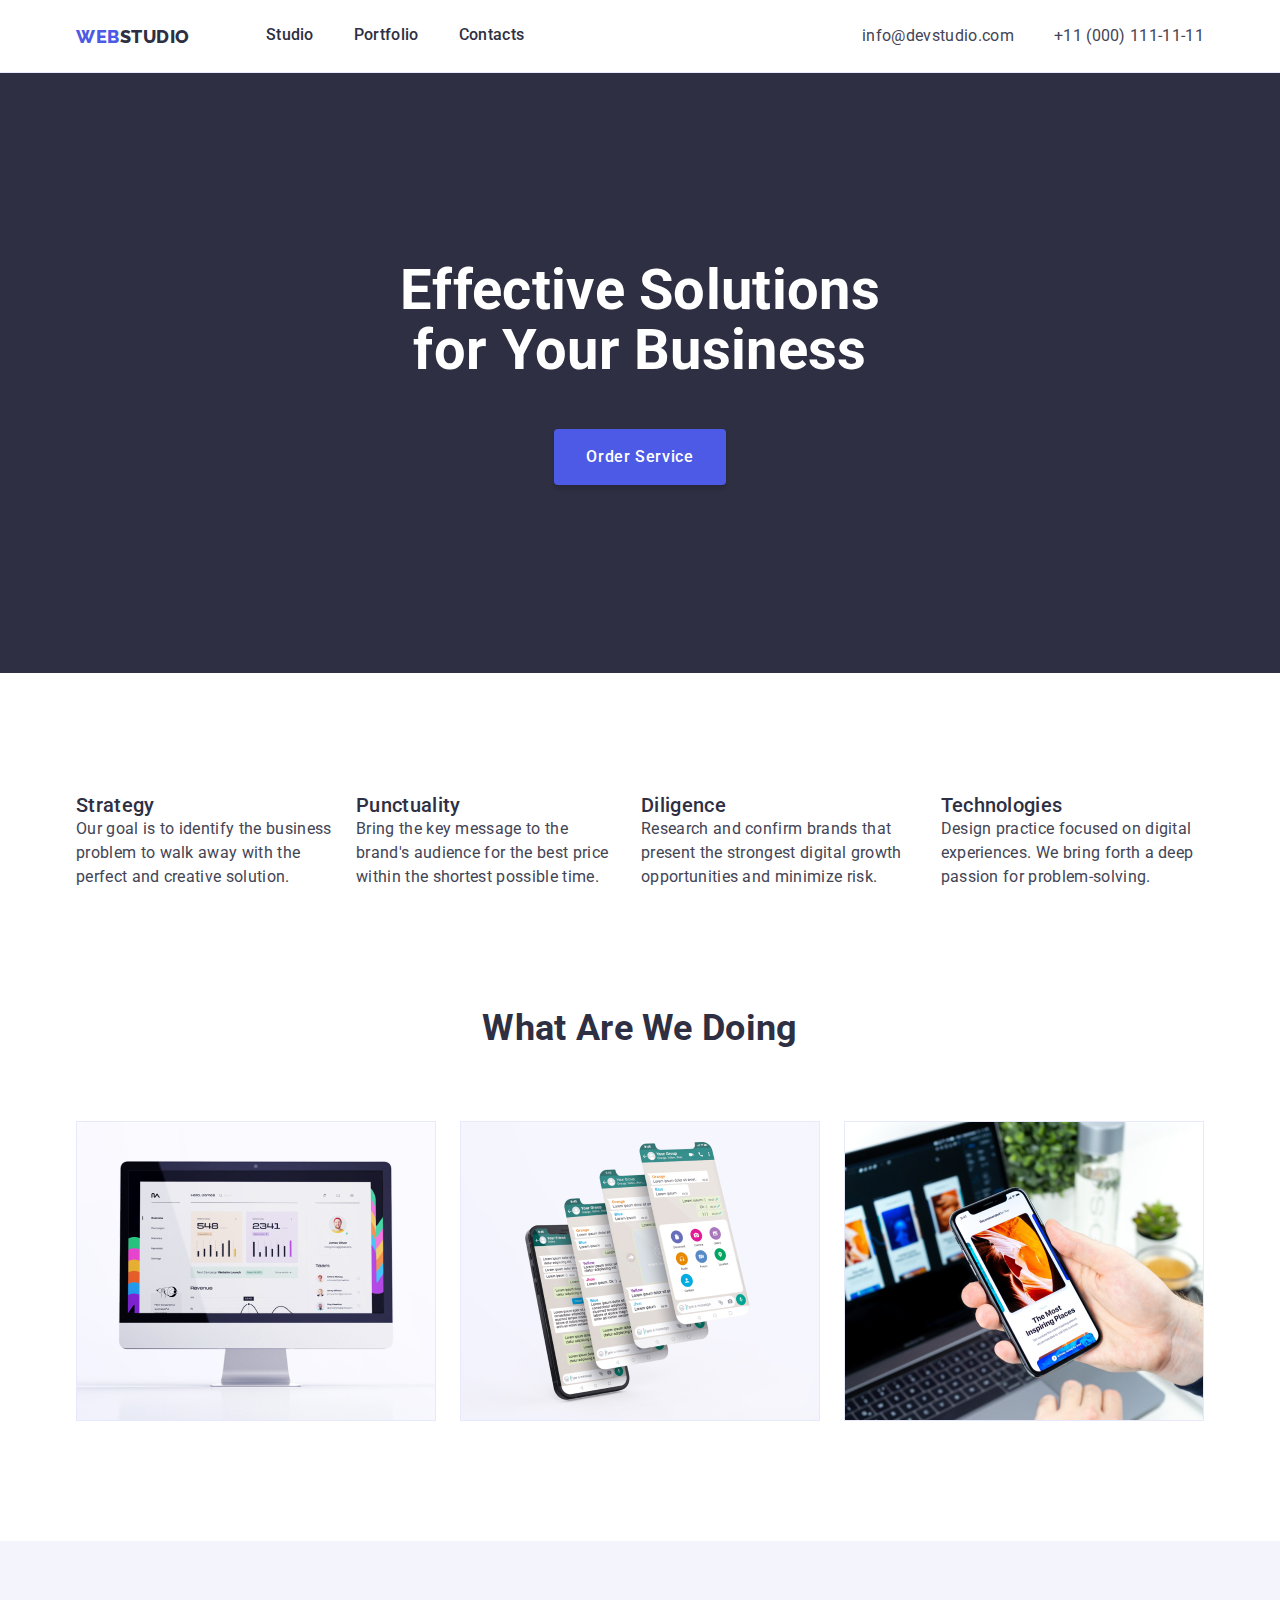
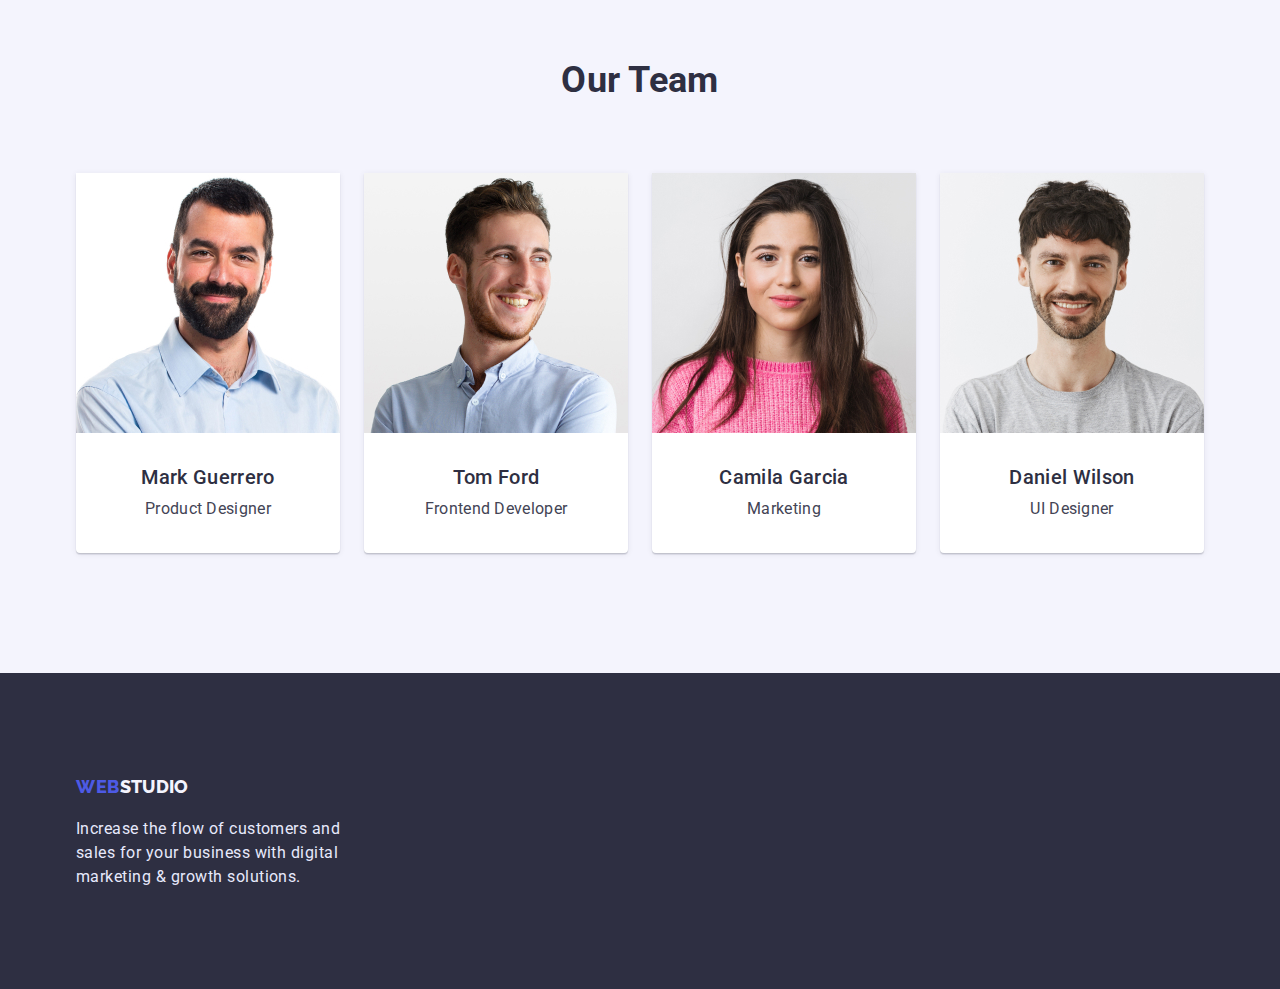
<file: index.html>
<!DOCTYPE html>
<html lang="en">
  <head>
    <title>WebStudio</title>
    <meta charset="UTF-8" />
    <meta http-equiv="X-UA-Compatible" content="IE=edge" />
    <meta name="viewport" content="width=device-width, initial-scale=1.0" />
    <link rel="preconnect" href="https://fonts.googleapis.com">
    <link rel="preconnect" href="https://fonts.gstatic.com" crossorigin>
    <link href="https://fonts.googleapis.com/css2?family=Montserrat:wght@200;300;400;500;600&family=Roboto:wght@100;300;400;500;700&display=swap" rel="stylesheet">
    <link rel="preconnect" href="https://fonts.googleapis.com">
    <link rel="preconnect" href="https://fonts.gstatic.com" crossorigin>
    <link href="https://fonts.googleapis.com/css2?family=Montserrat:wght@200;300;400;500;600&family=Raleway:wght@200;300;400;500;600;700;800&family=Roboto:wght@100;300;400;500;700&display=swap" rel="stylesheet">
    <link href="https://cdn.jsdelivr.net/npm/modern-normalize@1.1.0/modern-normalize.min.css" rel="stylesheet">
    <!-- <link rel="stylesheet" href="./css/reset.css"> -->
    <link rel="stylesheet" href="./css/styles.css">
  </head>
  <body>
    <header class="header">
        <div class="container">
          <nav>
            <a href="./index.html" class="logo"><span class="web">web</span><span class="studio">studio</span></a>

            <ul class="site_nav">
              <li><a href="./index.html">Studio</a></li>
              <li><a href="./portfolio.html" class="portfolio">Portfolio</a></li>
              <li><a href="">Contacts</a></li>
            </ul>
          </nav>
          <address class="address">
            <ul class="contact_info">
              <li class="email"><a href="mailto:info@devstudio.com">info@devstudio.com</a></li>
              <li class="phone_number"><a href="tel:+110001111111">+11 (000) 111-11-11</a></li>
            </ul>
          </address>
        </div>
    </header>
    
    <main>
      <!-- Section Hero -->
      <section class="hero section">
        <div class="container">
          <h1 class="hero_h1">Effective Solutions<br> for Your Business</h1>
          <button type="button" class="order_button"><span class="order_text">Order Service</span></button>
        </div>
        </section>
      <!-------------->

      <!-- Section1 -->
      <section class="section features-sect">
        <div class="container">
          <ul class="features_ul">
            <li class="feature">
              <h3>Strategy</h3>
              <p>
                Our goal is to identify the business problem to walk away with the
                perfect and creative solution.
              </p>
            </li>
            <li class="feature">
              <h3>Punctuality</h3>
              <p>
                Bring the key message to the brand's audience for the best price
                within the shortest possible time.
              </p>
            </li>
            <li class="feature">
              <h3>Diligence</h3>
              <p>
                Research and confirm brands that present the strongest digital
                growth opportunities and minimize risk.
              </p>
            </li>
            <li class="feature">
              <h3>Technologies</h3>
              <p>
                Design practice focused on digital experiences. We bring forth a
                deep passion for problem-solving.
              </p>
            </li>
          </ul>
        </div>
      </section>
      <!-------------->

      <!-- Section2 -->
      <section class="examples_section section">
        <div class="container">
          <h2>What are we doing</h2>
          <ul class="examples">
            <li><img src="./images/img_1.jpg" alt="img_1" width="360"></li>
            <li><img src="./images/img_2.jpg" alt="img_2" width="360"></li>
            <li><img src="./images/img_3.jpg" alt="img_3" width="360"></li>
          </ul>
        </div>
      </section>
      <!-------------->

      <!-- Section3 -->
      <section class="team_section section">
        <div class="container">
          <h2>Our Team</h2>
          <ul class="team_section_ul">
            <li class="team_card">
              <img src="./images/team_card_1.jpg" alt="Mark_Guerrero" width="264">
              
              <div class="team_txt">
                <h3>Mark Guerrero</h3>
                <p>Product Designer</p>
              </div>
            </li>
            <li class="team_card">
              <img src="./images/team_card_2.jpg" alt="Tom_Ford" width="264">
              <div class="team_txt">
                <h3>Tom Ford</h3>
                <p>Frontend Developer</p>
            </div>
            </li>
            <li class="team_card">
              <img src="./images/team_card_3.jpg" alt="Camila_Garcia" width="264">
              <div class="team_txt">
                <h3>Camila Garcia</h3>
                <p>Marketing</p>
            </div>
            </li>
            <li class="team_card">
              <img src="./images/team_card_4.jpg" alt="Daniel_Wilson" width="264">
              <div class="team_txt">
                <h3>Daniel Wilson</h3>
                <p>UI Designer</p>
            </div>
            </li>
          </ul>
        </div>
      </section>
      <!-------------->
    </main>

    <footer class="footer">
      <!-- Footer -->
      <div class="container">
        <a class="logo" href="./index.html"><span class="web">web</span><span class="studio_white">studio</span></a>
        <p class="footer_txt">
          Increase the flow of customers and<br> sales for your business with digital<br>
          marketing & growth solutions.
        </p>
      </div>
    </footer>

  </body>
</html>
</file>
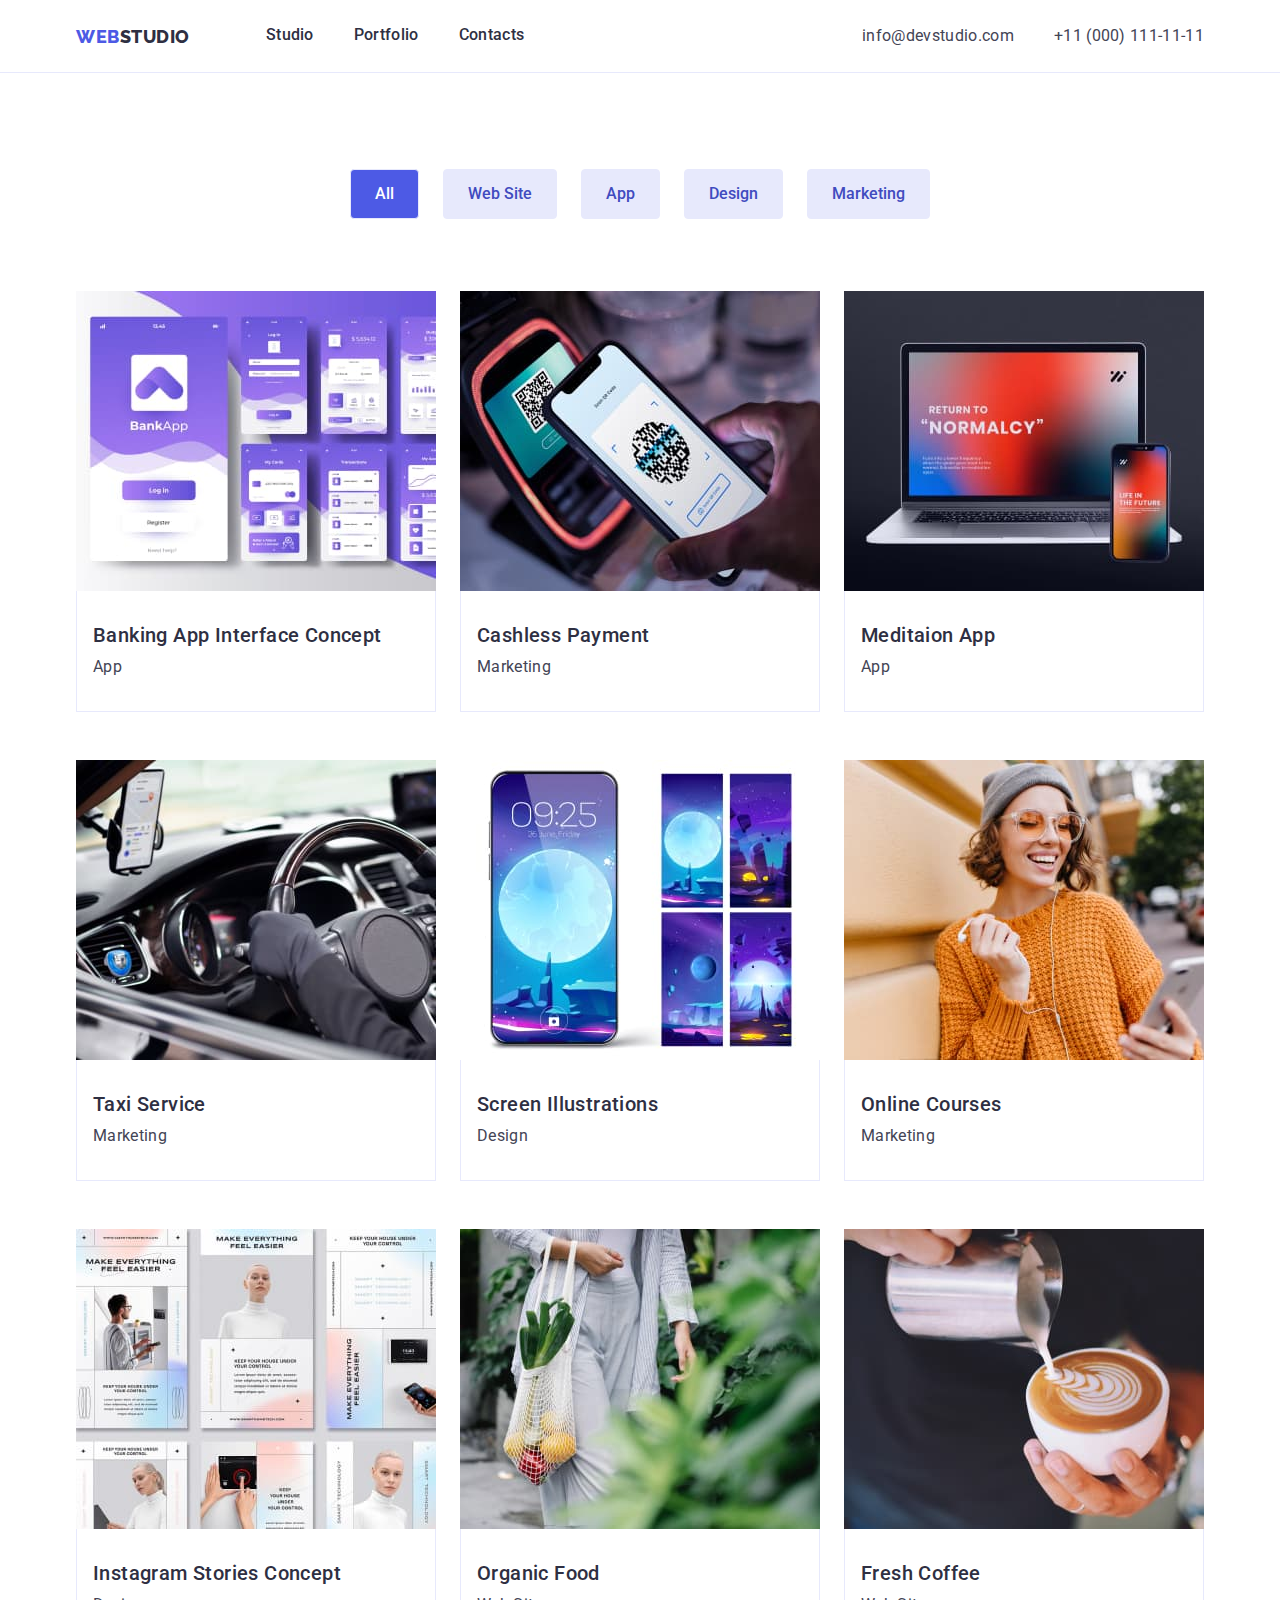
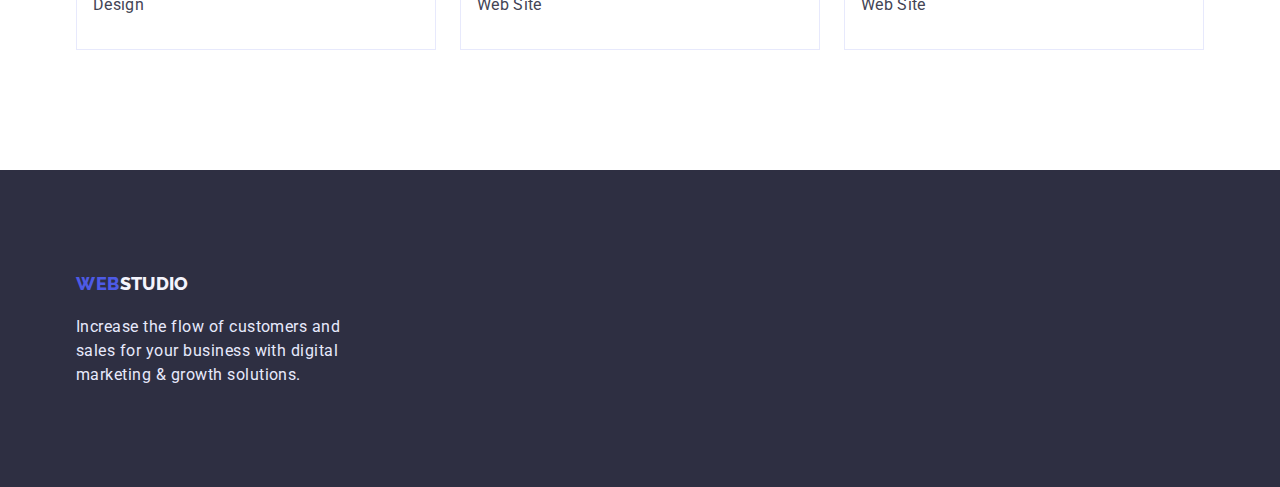
<file: portfolio.html>
<!DOCTYPE html>
<html lang="en">

<head>
    <title>WebStudio</title>
    <meta charset="UTF-8">
    <meta http-equiv="X-UA-Compatible" content="IE=edge">
    <meta name="viewport" content="width=device-width, initial-scale=1.0">
    <link rel="preconnect" href="https://fonts.googleapis.com">
    <link rel="preconnect" href="https://fonts.gstatic.com" crossorigin>
    <link href="https://fonts.googleapis.com/css2?family=Raleway:wght@800&family=Roboto:wght@400;500;700;900&display=swap" rel="stylesheet">
    <link href="https://cdn.jsdelivr.net/npm/modern-normalize@1.1.0/modern-normalize.min.css" rel="stylesheet">
    <link rel="stylesheet" href="./css/styles.css" type="text/css">
    <!-- <link rel="stylesheet" href="./css/reset.css"> -->
</head>

<body>
    <header class="header">
        <div class="container">
            <nav>
                <a href="./index.html" class="logo"><span class="web">web</span><span class="studio">studio</span></a>
    
                <ul class="site_nav">
                    <li><a href="">Studio</a></li>
                    <li><a href="" class="portfolio">Portfolio</a></li>
                    <li><a href="">Contacts</a></li>
                </ul>
            </nav>
            <address class="address">
                <ul class="contact_info">
                    <li class="email"><a href="mailto:info@devstudio.com">info@devstudio.com</a></li>
                    <li class="phone_number"><a href="tel:+110001111111">+11 (000) 111-11-11</a></li>
                </ul>
            </address>
        </div>
    </header>
    <main>
        <section class="section filter">
            <div class="container">
                <h1 hidden>Portfolio</h1>
                <ul class="filter_ul">
                    <li class="filter_button"><button type="button" class="filter_but">All</button></li>
                    <li class="filter_button"><button type="button" class="filter_but">Web Site</button></li>
                    <li class="filter_button"><button type="button" class="filter_but">App</button></li>
                    <li class="filter_button"><button type="button" class="filter_but">Design</button></li>
                    <li class="filter_button"><button type="button" class="filter_but">Marketing</button></li>
                </ul>
                <ul class="portfolio_ul">
                    <li class="portfolio_item">
                        <img src="./images/Banking-App.jpg" alt="Banking-App" width="360">
                        <div class="portfolio_card_txt">
                            <h2>Banking App Interface Concept</h2>
                            <p>App</p>
                        </div>
                    </li>
                    <li class="portfolio_item">
                        <img src="./images/Cashless-Payment.jpg" alt="Cashless-Payment" width="360">
                        <div class="portfolio_card_txt">
                            <h2>Cashless Payment</h2>
                            <p>Marketing</p>
                        </div>
                    </li>
                    <li class="portfolio_item">
                        <img src="./images/Meditation-App.jpg" alt="Meditation-App" width="360">
                        <div class="portfolio_card_txt">
                            <h2>Meditaion App</h2>
                            <p>App</p>
                        </div>
                    </li>
                    <li class="portfolio_item">
                        <img src="./images/Taxi-Service.jpg" alt="Taxi-Service" width="360">
                        <div class="portfolio_card_txt">
                            <h2>Taxi Service</h2>
                            <p>Marketing</p>
                        </div>
                    </li>
                    <li class="portfolio_item">
                        <img src="./images/Screen-Illustrations.jpg" alt="Screen-Illustrations" width="360">
                        <div class="portfolio_card_txt">
                            <h2>Screen Illustrations</h2>
                            <p>Design</p>
                        </div>
                    </li>
                    <li class="portfolio_item">
                        <img src="./images/Online-Courses.jpg" alt="Online-Courses" width="360">
                        <div class="portfolio_card_txt">
                            <h2>Online Courses</h2>
                            <p>Marketing</p>
                        </div>
                    </li>
                    <li class="portfolio_item">
                        <img src="./images/InstaStories.jpg" alt="InstaStories" width="360">
                        <div class="portfolio_card_txt">
                            <h2>Instagram Stories Concept</h2>
                            <p>Design</p>
                        </div>
                    </li>
                    <li class="portfolio_item">
                        <img src="./images/Organic-Food.jpg" alt="Organic-Food" width="360">
                        <div class="portfolio_card_txt">
                            <h2>Organic Food</h2>
                            <p>Web Site</p>
                        </div>
                    </li>
                    <li class="portfolio_item">
                        <img src="./images/Coffee.jpg" alt="Fresh-Coffee" width="360">
                        <div class="portfolio_card_txt">
                            <h2>Fresh Coffee</h2>
                            <p>Web Site</p>
                        </div>
                    </li>
                </ul>
            </div>
        </section>
    </main>
    <footer class="footer">
        <!-- Footer -->
        <div class="container">
            <a class="logo" href="./index.html"><span class="web">web</span><span class="studio_white">studio</span></a>
            <p class="footer_txt">
                Increase the flow of customers and<br> sales for your business with digital<br>
                marketing & growth solutions.
            </p>
        </div>
    </footer>
</body>

</html>
</file>
<file: css/styles.css>
*,
*::after,
*::before {
    box-sizing: border-box;
}

h1,
h2,
h3,
h4,
h5,
h6,
p,
ul {
    margin: 0;
    padding: 0;
}

img{
    display: block;
    height: auto;
    max-width: 100%;
}

:root {
    --main_color: #4d5ae5;
    --pressed_color: #404bbf;
    --dark_color: #2e2f42;
    --success_color: #31d0aa;
    --body_color: #434455;
    --secondary_color: #8e8f99;
    --accent_color: #e7e9fc;
    --light_color: #f4f4fd;
    --overlay_color: #2e2f4266;
    --hero_color: #2e2f42b2;
    --white_color: #ffffff;
    --modal_color: #fcfcfc;
}

body {
    color: var(--body_color);
    font-family: "Roboto", "Arial", sans-serif;
    line-height: 1.5;
    letter-spacing: 0.02em;
    font-size: 16px;
}

.container {
    width: 1158px;
    margin-left: auto;
    margin-right: auto;
    padding-left: 15px;
    padding-right: 15px;
}
/* ------------------------------ */
/* HW_3 */


/* ------------------------------ */

/* ------------------------------ */



.section {
    padding-bottom: 120px;
    padding-top: 120px;
}


.logo {
    display: flex;
    margin-right: 76px;
}

.site_nav {
    display: flex;
}

.header .container nav {
    display: flex;
}

.header .container nav li {
    display: block;
    margin-right: 40px;
}

.header .container nav li:last-child {
    margin: 0;
    padding: 0;
}

.address ul {
    display: flex;
    padding-top: 24px;
    padding-bottom: 24px;
    margin: auto;
    list-style: none;
}

.contact_info li+li {
    margin-left: 40px;
}

.header .container {
    display: flex;
    align-items: center;
    justify-content: space-between;
}

.footer .logo {
    text-decoration: none;
    text-transform: uppercase;
}

.hero .section {
    padding-top: 188px;
    padding-bottom: 188px;
}

.features_ul {
    list-style: none;
    display: flex;
    gap: 24px;
}

.team-section h2 {
    text-align: center;
    text-transform: capitalize;
    font-family: 'Roboto', sans-serif;
    font-style: normal;
    font-weight: 700;
    font-size: 36px;
    line-height: 40px;
    margin-bottom: 72px;
}

.team_card h3 {
    margin-bottom: 8px;
}

.section.footer {
    padding-top: 101.5px;
    padding-bottom: 100px;
}

.footer_txt {
    margin-top: 17.5px;
    letter-spacing: 0.03em;
}


.filter_button button {
    background-color: var(--accent_color);
    border: 1px solid var(--accent_color);
    border-radius: 4px;
    color: var(--pressed_color);
    font-family: inherit;
    font-weight: 500;
    font-size: 16px;
    line-height: 1.5;
    transition: 0.5s;
    padding-top: 12px;
    padding-bottom: 12px;
    padding-left: 24px;
    padding-right: 24px;
}

.filter_button button:hover {
    cursor: pointer;
    box-shadow: 0px 3px 1px rgba(0, 0, 0, 0.1), 0px 2px 1px rgba(0, 0, 0, 0.08), 0px 2px 2px rgba(0, 0, 0, 0.12);
    transition: 0.5s;
}

.filter_button:first-child button {
    color: var(--white_color);
    background-color: var(--main_color);
}


.filter_ul {
    display: flex;
    justify-content: center;
    align-items: center;
    list-style: none;
    gap: 24px;
    margin-bottom: 72px;
}

.filter {
    padding-top: 96px;
}

.portfolio_ul {
    margin-right: -24px;
    margin-bottom: -48px;
    list-style: none;
    display: flex;
    flex-direction: row;
    flex-wrap: wrap;
    align-items: center;
    justify-content: center;
}

.portfolio_item {
    margin-bottom: 48px;
    margin-right: 24px;
}

.portfolio_card_txt {
    padding-left: 16px;
    padding-bottom: 32px;
    padding-top: 32px;
    border-left: 1px solid var(--accent_color);
    border-right: 1px solid var(--accent_color);
    border-bottom: 1px solid var(--accent_color);
}
.portfolio_card_txt h2{
    margin-bottom: 8px;
}
/* ------------------------------ */
.header {
    display: flex;
    justify-content: space-between;
    border-bottom: 1px solid var(--accent_color);
    top: 0;
}
.header nav{
    display: flex;

}
.logo {
    text-decoration: none;
    text-transform: uppercase;
}
.web,
.studio {
    font-family: "Raleway", sans-serif;
    font-style: normal;
    font-weight: 800;
    font-size: 18px;
    letter-spacing: 0.03em;
}
.site_nav a:active,
.site_nav a:hover,
.contact_info a:hover,
.contact_info a:active {
    color: var(--pressed_color);
    transition: 0.25s;
}

.contact_info:focus-within,
.site_nav:focus-within {
    color: var(--pressed_color);
    transition: 0.25s;
}

.web {
    color: var(--main_color);
    font-family: "Raleway", sans-serif;
}

.studio {
    color: var(--dark_color);
    font-family: "Raleway", sans-serif;
    font-style: normal;
    font-weight: 800;
    font-size: 18px;
}

.studio_white {
    color: var(--light_color);
    font-family: "Raleway", sans-serif;
    font-style: normal;
    font-weight: 800;
    font-size: 18px;
}

.site_nav {
    font-family: inherit;
    font-weight: 500;
}

.site_nav>li {
    font-weight: 500;
    font-size: 16px;
}
.email>a,
.phone_number>a {
    font-style: normal;
    font-size: 16px;
    color: var(--body_color);
}

.hero{
    background-color: var(--dark_color);
    padding-top: 188px;
    padding-bottom: 188px;
}

.hero_h1 {
    font-weight: 700;
    font-size: 56px;
    line-height: 1.07;
    text-align: center;
    color: var(--white_color);
    margin-bottom: 48px;
}

.order_button {
    margin-left: auto;
    margin-right: auto;
    background-color: var(--main_color);
    border-radius: 4px;
    box-shadow: 0px 4px 4px rgba(0, 0, 0, 0.15);
    border: none;
    padding: 16px 32px;
    cursor: pointer;
    display: block;
}

.order_button:hover {
    background-color: var(--pressed_color);
    transition: 2s;
}

.order_text {
    font-family: "Roboto", sans-serif;
    font-weight: 500;
    font-size: 16px;
    line-height: 1.5;
    letter-spacing: 0.04em;
    color: var(--white_color);
}

.site_nav a {
    text-decoration: none;
    color: var(--dark_color);
}

.contact_info a {
    text-decoration: none;
}

.feature>h3 {
    font-weight: 500;
    font-size: 20px;
    line-height: 1.2;
    color: var(--dark_color);
}
.examples {
    list-style: none;
    display: flex;
    gap: 24px;
}
.examples_section {
    padding-top: 0;
}
.examples_section h2 {
    margin-bottom: 72px;
    font-weight: 700;
    font-size: 36px;
    line-height: 1.11;
    color: var(--dark_color);
    text-transform: capitalize;
    text-align: center;
}

.team_section {
    background-color: var(--light_color);
}

.team_section h2 {
    margin-bottom: 8px;
    font-weight: 700;
    font-size: 36px;
    line-height: 1.11;
    text-transform: capitalize;
    color: var(--dark_color);
    text-align: center;
    margin-bottom: 72px;
}
.team_section_ul{
    text-align: center;
    list-style: none;
    display: flex;
    gap: 24px;
}
.team_txt{
    padding-top: 32px;
    padding-bottom: 32px;
}

.team_card {
    background-color: var(--white_color);
    box-shadow: 0px 1px 6px rgba(46, 47, 66, 0.08), 0px 1px 1px rgba(46, 47, 66, 0.16), 0px 2px 1px rgba(46, 47, 66, 0.08);
    border-radius: 0px 0px 4px 4px;
}

.team_card h3 {
    font-weight: 500;
    font-size: 20px;
    line-height: 1.2;
    color: var(--dark_color);
}
.footer{
    padding-top: 100px;
    padding-bottom: 100px;
    background-color: var(--dark_color);
}
.footer p {
    color: var(--accent_color);
}






.filter_button>button {
    border: 1px solid var(--accent_color);
    border-radius: 4px;
    color: var(--pressed_color);
    font-family: inherit;
    font-weight: 500;
    font-size: 16px;
    line-height: 1.5;
    transition: 0.5s;
}

.filter_button>button:hover {
    cursor: pointer;
    box-shadow: 0px 3px 1px rgba(0, 0, 0, 0.1), 0px 2px 1px rgba(0, 0, 0, 0.08), 0px 2px 2px rgba(0, 0, 0, 0.12);
    transition: 0.5s;
}

.filter_button:first-child>button {
    color: var(--white_color);
    background-color: var(--main_color);
}

.portfolio_item h2 {
    color: var(--dark_color);
    font-weight: 500;
    font-size: 20px;
    line-height: 1.2;
    letter-spacing: 0.02em;
    font-family: inherit;
}
</file>
